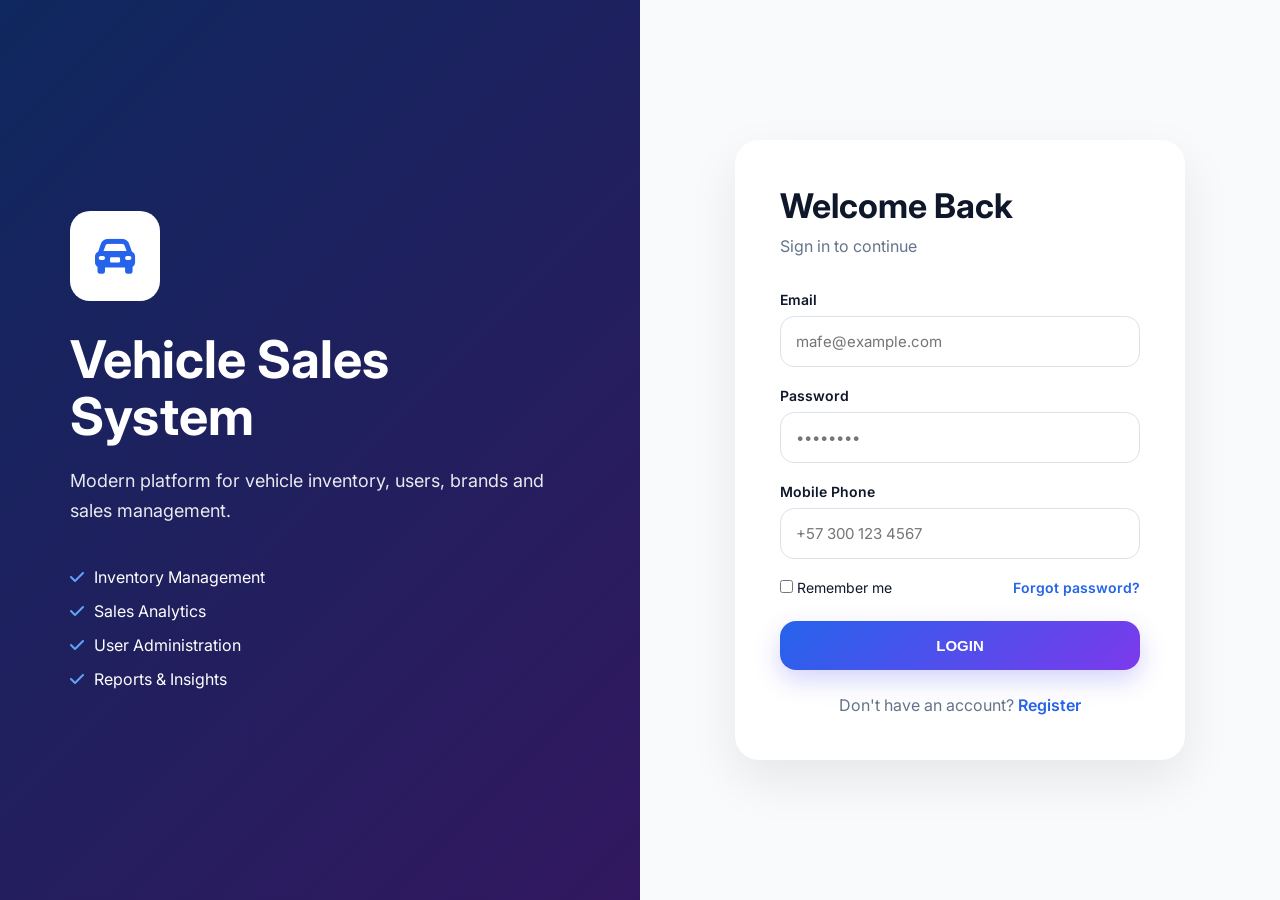
<file: frontend/index.html>
<!DOCTYPE html>
<html lang="en">
<head>
  <meta charset="UTF-8" />
  <meta name="viewport" content="width=device-width, initial-scale=1.0"/>
  <title>Login | Vehicle Sales System</title>
  <link rel="stylesheet" href="css/styles.css">
  <link rel="preconnect" href="https://fonts.googleapis.com">
  <link href="https://fonts.googleapis.com/css2?family=Inter:wght@300;400;500;600;700&display=swap" rel="stylesheet">
  <link rel="stylesheet" href="https://cdnjs.cloudflare.com/ajax/libs/font-awesome/6.5.1/css/all.min.css"/>
</head>
<body class="auth-body">

<div class="auth-container">

  <div class="auth-left">
    <div class="overlay"></div>
    <div class="brand-content">
      <div class="brand-logo">
        <i class="fa-solid fa-car-rear"></i>
      </div>
      <h1>Vehicle Sales System</h1>
      <p>Modern platform for vehicle inventory, users, brands and sales management.</p>
      <div class="feature-list">
        <div><i class="fa-solid fa-check"></i> Inventory Management</div>
        <div><i class="fa-solid fa-check"></i> Sales Analytics</div>
        <div><i class="fa-solid fa-check"></i> User Administration</div>
        <div><i class="fa-solid fa-check"></i> Reports & Insights</div>
      </div>
    </div>
  </div>

  <div class="auth-right">
    <div class="auth-card">
      <div class="auth-header">
        <h2>Welcome Back</h2>
        <p>Sign in to continue</p>
      </div>

      <form id="loginForm">
        <div class="input-group">
          <label>Email</label>
          <input type="email" placeholder="mafe@example.com">
        </div>
        <div class="input-group">
          <label>Password</label>
          <input type="password" placeholder="••••••••">
        </div>
        <div class="input-group">
          <label>Mobile Phone</label>
          <input type="tel" placeholder="+57 300 123 4567">
        </div>
        <div class="auth-options">
          <label>
            <input type="checkbox">
            Remember me
          </label>
          <a href="#">Forgot password?</a>
        </div>
        <button class="primary-btn" type="submit">LOGIN</button>
      </form>

      <div class="auth-footer">
        Don't have an account?
        <a href="register.html">Register</a>
      </div>
    </div>
  </div>

</div>

<script src="js/main.js"></script>
</body>
</html>
</file>
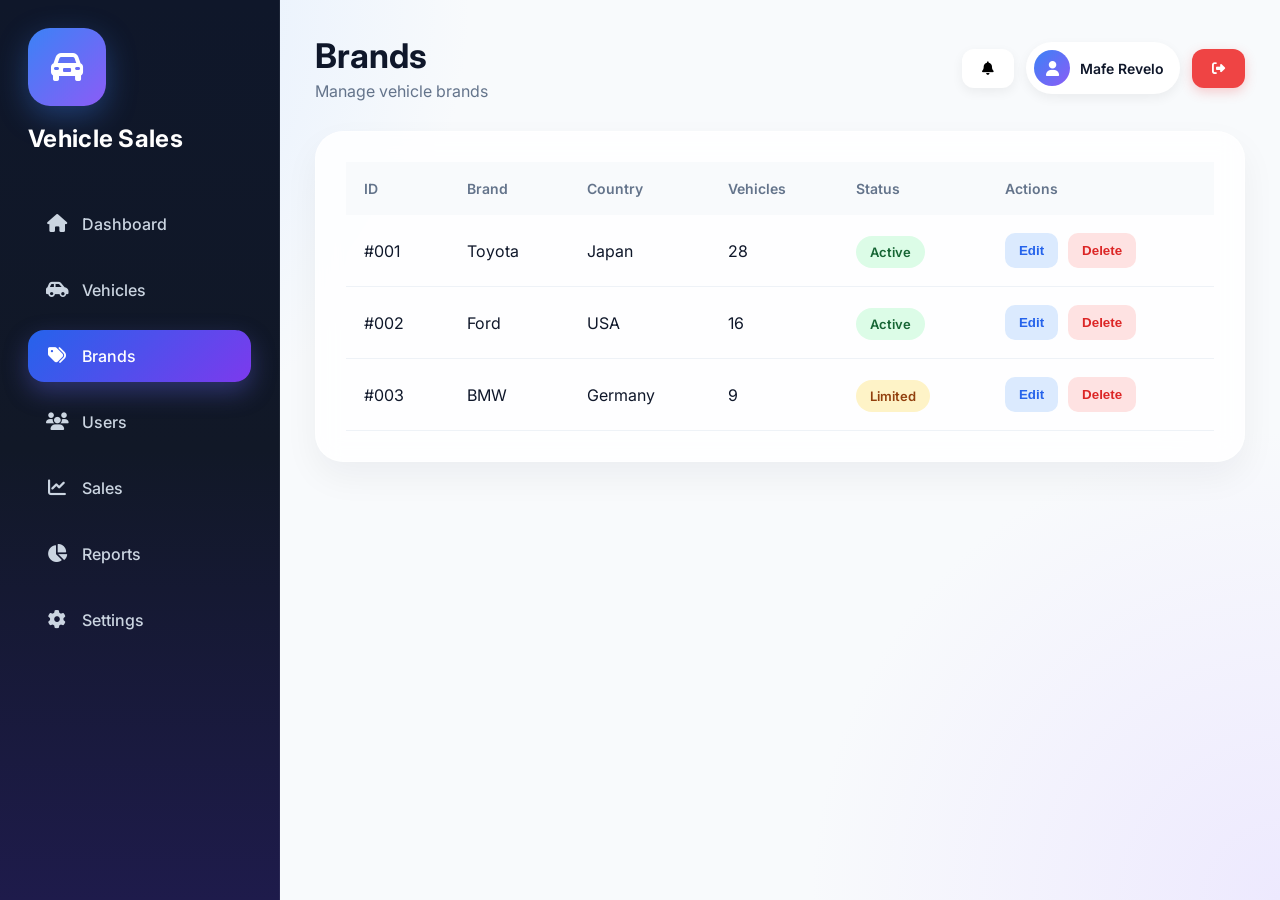
<file: frontend/brands.html>
<!DOCTYPE html>
<html lang="en">
<head>
<meta charset="UTF-8">
<meta name="viewport" content="width=device-width, initial-scale=1.0">
<title>Brands</title>
<link rel="stylesheet" href="css/styles.css">
<link rel="preconnect" href="https://fonts.googleapis.com">
<link href="https://fonts.googleapis.com/css2?family=Inter:wght@300;400;500;600;700&display=swap" rel="stylesheet">
<link rel="stylesheet" href="https://cdnjs.cloudflare.com/ajax/libs/font-awesome/6.5.1/css/all.min.css"/>
</head>
<body>

<div class="dashboard-layout">

  <aside class="sidebar">
    <div class="sidebar-top">
        <div class="logo-box"><i class="fa-solid fa-car-rear"></i></div>
        <h2>Vehicle Sales</h2>
    </div>
    <nav class="sidebar-menu">
        <a class="menu-item" href="dashboard.html">
        <i class="fa-solid fa-house"></i><span>Dashboard</span>
        </a>
        <a class="menu-item" href="vehicles.html">
        <i class="fa-solid fa-car-side"></i><span>Vehicles</span>
        </a>
        <a class="menu-item active" href="brands.html">
        <i class="fa-solid fa-tags"></i><span>Brands</span>
        </a>
        <a class="menu-item" href="users.html">
        <i class="fa-solid fa-users"></i><span>Users</span>
        </a>
        <a class="menu-item" href="sales.html">
        <i class="fa-solid fa-chart-line"></i><span>Sales</span>
        </a>
        <a class="menu-item" href="reports.html">
        <i class="fa-solid fa-chart-pie"></i><span>Reports</span>
        </a>
        <a class="menu-item" href="settings.html">
        <i class="fa-solid fa-gear"></i><span>Settings</span>
        </a>
    </nav>
    </aside>

  <main class="main-area">

    <div class="topbar">
        <div>
            <h1>Brands</h1>
            <p>Manage vehicle brands</p>
        </div>
        <div class="topbar-actions">
            <button class="secondary-btn"><i class="fa-solid fa-bell"></i></button>
            <div class="user-profile" onclick="window.location.href='settings.html'">
            <div class="user-avatar"><i class="fa-solid fa-user"></i></div>
            <div class="user-info">
                <span class="user-name">Mafe Revelo</span>
            </div>
            </div>
            <button class="danger-btn" onclick="logout()"><i class="fa-solid fa-right-from-bracket"></i></button>
        </div>
    </div>

    <div class="table-card">
      <div class="table-wrapper">
        <table>
          <thead>
            <tr>
              <th>ID</th>
              <th>Brand</th>
              <th>Country</th>
              <th>Vehicles</th>
              <th>Status</th>
              <th>Actions</th>
            </tr>
          </thead>
          <tbody>
            <tr>
              <td>#001</td>
              <td>Toyota</td>
              <td>Japan</td>
              <td>28</td>
              <td><span class="badge success">Active</span></td>
              <td>
                <div class="action-buttons">
                  <button class="edit-btn">Edit</button>
                  <button class="delete-btn">Delete</button>
                </div>
              </td>
            </tr>
            <tr>
              <td>#002</td>
              <td>Ford</td>
              <td>USA</td>
              <td>16</td>
              <td><span class="badge success">Active</span></td>
              <td>
                <div class="action-buttons">
                  <button class="edit-btn">Edit</button>
                  <button class="delete-btn">Delete</button>
                </div>
              </td>
            </tr>
            <tr>
              <td>#003</td>
              <td>BMW</td>
              <td>Germany</td>
              <td>9</td>
              <td><span class="badge warning">Limited</span></td>
              <td>
                <div class="action-buttons">
                  <button class="edit-btn">Edit</button>
                  <button class="delete-btn">Delete</button>
                </div>
              </td>
            </tr>
          </tbody>
        </table>
      </div>
    </div>

  </main>
</div>

</body>
</html>
</file>
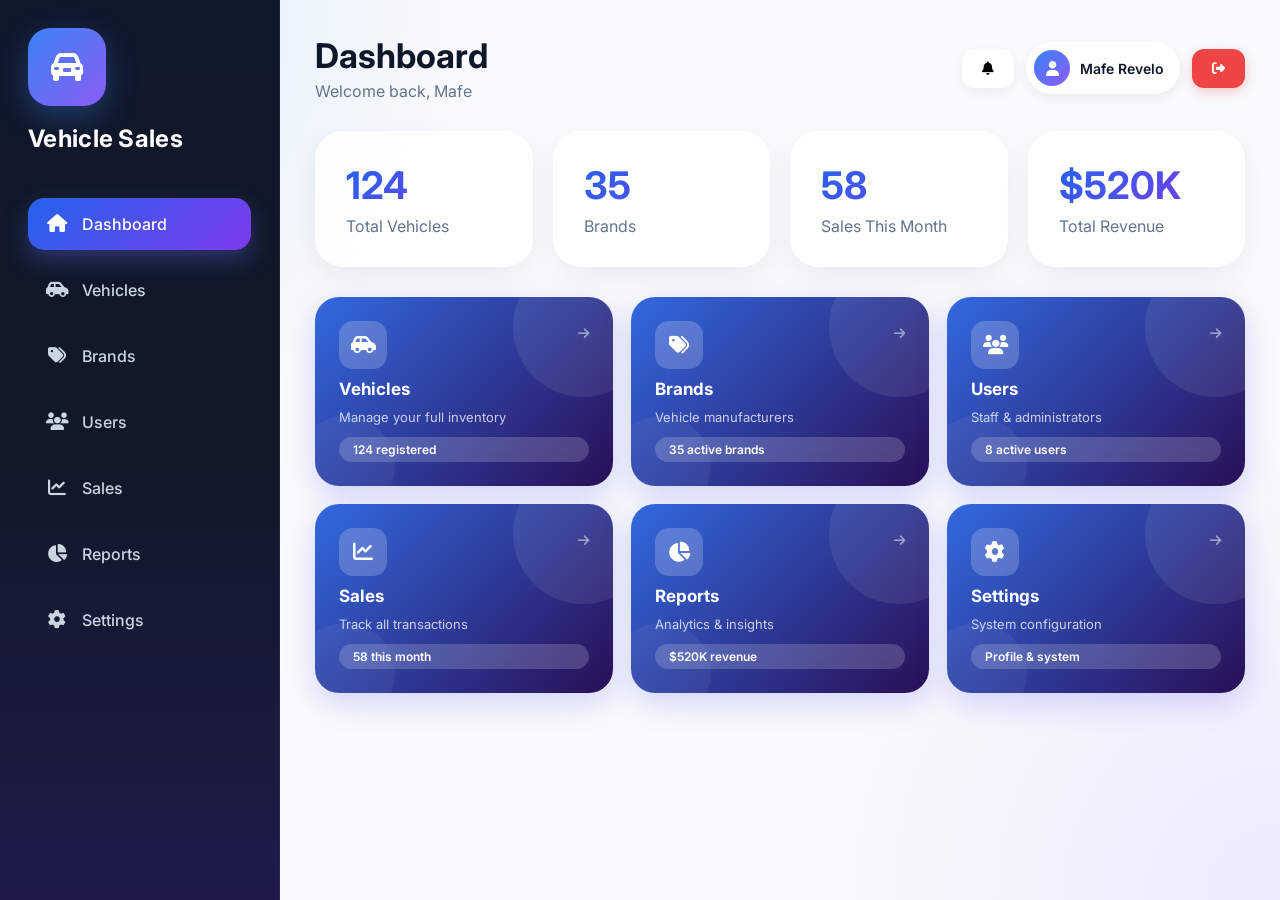
<file: frontend/dashboard.html>
<!DOCTYPE html>
<html lang="en">
<head>
<meta charset="UTF-8">
<meta name="viewport" content="width=device-width, initial-scale=1.0">
<title>Dashboard</title>
<link rel="stylesheet" href="css/styles.css">
<link rel="preconnect" href="https://fonts.googleapis.com">
<link href="https://fonts.googleapis.com/css2?family=Inter:wght@300;400;500;600;700&display=swap" rel="stylesheet">
<link rel="stylesheet" href="https://cdnjs.cloudflare.com/ajax/libs/font-awesome/6.5.1/css/all.min.css"/>
</head>
<body>
<div class="dashboard-layout">
  <aside class="sidebar">
    <div class="sidebar-top">
      <div class="logo-box"><i class="fa-solid fa-car-rear"></i></div>
      <h2>Vehicle Sales</h2>
    </div>
    <nav class="sidebar-menu">
      <a class="menu-item active" href="dashboard.html"><i class="fa-solid fa-house"></i><span>Dashboard</span></a>
      <a class="menu-item" href="vehicles.html"><i class="fa-solid fa-car-side"></i><span>Vehicles</span></a>
      <a class="menu-item" href="brands.html"><i class="fa-solid fa-tags"></i><span>Brands</span></a>
      <a class="menu-item" href="users.html"><i class="fa-solid fa-users"></i><span>Users</span></a>
      <a class="menu-item" href="sales.html"><i class="fa-solid fa-chart-line"></i><span>Sales</span></a>
      <a class="menu-item" href="reports.html"><i class="fa-solid fa-chart-pie"></i><span>Reports</span></a>
      <a class="menu-item" href="settings.html"><i class="fa-solid fa-gear"></i><span>Settings</span></a>
    </nav>
  </aside>
  <main class="main-area">
    <div class="topbar">
      <div><h1>Dashboard</h1><p>Welcome back, Mafe</p></div>
      <div class="topbar-actions">
        <button class="secondary-btn"><i class="fa-solid fa-bell"></i></button>
        <div class="user-profile" onclick="window.location.href='settings.html'">
          <div class="user-avatar"><i class="fa-solid fa-user"></i></div>
          <span class="user-name">Mafe Revelo</span>
        </div>
        <button class="danger-btn" onclick="logout()"><i class="fa-solid fa-right-from-bracket"></i></button>
      </div>
    </div>

    <div class="stats-grid">
      <div class="stat-card"><h3>124</h3><p>Total Vehicles</p></div>
      <div class="stat-card"><h3>35</h3><p>Brands</p></div>
      <div class="stat-card"><h3>58</h3><p>Sales This Month</p></div>
      <div class="stat-card"><h3>$520K</h3><p>Total Revenue</p></div>
    </div>

    <div class="shortcuts-grid">
      <a class="shortcut-card" href="vehicles.html">
        <div class="sc-top">
          <div class="sc-icon"><i class="fa-solid fa-car-side"></i></div>
          <i class="fa-solid fa-arrow-right sc-arrow"></i>
        </div>
        <span class="sc-title">Vehicles</span>
        <p class="sc-desc">Manage your full inventory</p>
        <div class="sc-footer">124 registered</div>
      </a>
      <a class="shortcut-card" href="brands.html">
        <div class="sc-top">
          <div class="sc-icon"><i class="fa-solid fa-tags"></i></div>
          <i class="fa-solid fa-arrow-right sc-arrow"></i>
        </div>
        <span class="sc-title">Brands</span>
        <p class="sc-desc">Vehicle manufacturers</p>
        <div class="sc-footer">35 active brands</div>
      </a>
      <a class="shortcut-card" href="users.html">
        <div class="sc-top">
          <div class="sc-icon"><i class="fa-solid fa-users"></i></div>
          <i class="fa-solid fa-arrow-right sc-arrow"></i>
        </div>
        <span class="sc-title">Users</span>
        <p class="sc-desc">Staff & administrators</p>
        <div class="sc-footer">8 active users</div>
      </a>
      <a class="shortcut-card" href="sales.html">
        <div class="sc-top">
          <div class="sc-icon"><i class="fa-solid fa-chart-line"></i></div>
          <i class="fa-solid fa-arrow-right sc-arrow"></i>
        </div>
        <span class="sc-title">Sales</span>
        <p class="sc-desc">Track all transactions</p>
        <div class="sc-footer">58 this month</div>
      </a>
      <a class="shortcut-card" href="reports.html">
        <div class="sc-top">
          <div class="sc-icon"><i class="fa-solid fa-chart-pie"></i></div>
          <i class="fa-solid fa-arrow-right sc-arrow"></i>
        </div>
        <span class="sc-title">Reports</span>
        <p class="sc-desc">Analytics & insights</p>
        <div class="sc-footer">$520K revenue</div>
      </a>
      <a class="shortcut-card" href="settings.html">
        <div class="sc-top">
          <div class="sc-icon"><i class="fa-solid fa-gear"></i></div>
          <i class="fa-solid fa-arrow-right sc-arrow"></i>
        </div>
        <span class="sc-title">Settings</span>
        <p class="sc-desc">System configuration</p>
        <div class="sc-footer">Profile & system</div>
      </a>
    </div>
  </main>
</div>
<script src="js/main.js"></script>
</body>
</html>
</file>
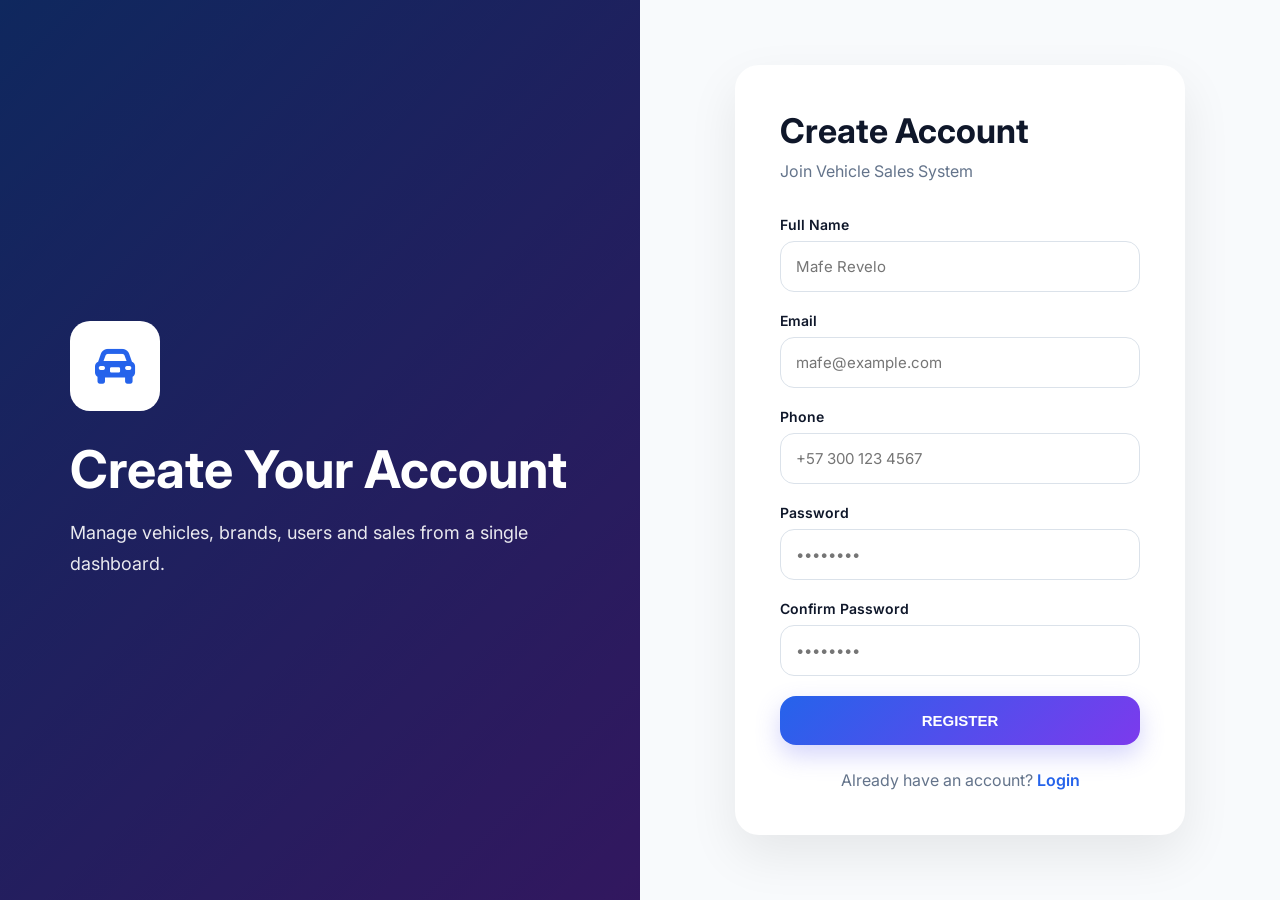
<file: frontend/register.html>
<!DOCTYPE html>
<html lang="en">
<head>
  <meta charset="UTF-8">
  <meta name="viewport" content="width=device-width, initial-scale=1.0"/>
  <title>Register</title>
  <link rel="stylesheet" href="css/styles.css">
  <link rel="preconnect" href="https://fonts.googleapis.com">
  <link href="https://fonts.googleapis.com/css2?family=Inter:wght@300;400;500;600;700&display=swap" rel="stylesheet">
  <link rel="stylesheet" href="https://cdnjs.cloudflare.com/ajax/libs/font-awesome/6.5.1/css/all.min.css"/>
</head>
<body class="auth-body">

<div class="auth-container">

  <div class="auth-left">
    <div class="overlay"></div>
    <div class="brand-content">
      <div class="brand-logo">
        <i class="fa-solid fa-car-rear"></i>
      </div>
      <h1>Create Your Account</h1>
      <p>Manage vehicles, brands, users and sales from a single dashboard.</p>
    </div>
  </div>

  <div class="auth-right">
    <div class="auth-card">
      <div class="auth-header">
        <h2>Create Account</h2>
        <p>Join Vehicle Sales System</p>
      </div>

      <form id="registerForm">
        <div class="input-group">
          <label>Full Name</label>
          <input type="text" placeholder="Mafe Revelo">
        </div>
        <div class="input-group">
          <label>Email</label>
          <input type="email" placeholder="mafe@example.com">
        </div>
        <div class="input-group">
          <label>Phone</label>
          <input type="tel" placeholder="+57 300 123 4567">
        </div>
        <div class="input-group">
          <label>Password</label>
          <input type="password" placeholder="••••••••">
        </div>
        <div class="input-group">
          <label>Confirm Password</label>
          <input type="password" placeholder="••••••••">
        </div>
        <button class="primary-btn" type="submit">REGISTER</button>
      </form>

      <div class="auth-footer">
        Already have an account?
        <a href="index.html">Login</a>
      </div>
    </div>
  </div>

</div>

<script src="js/main.js"></script>
</body>
</html>
</file>
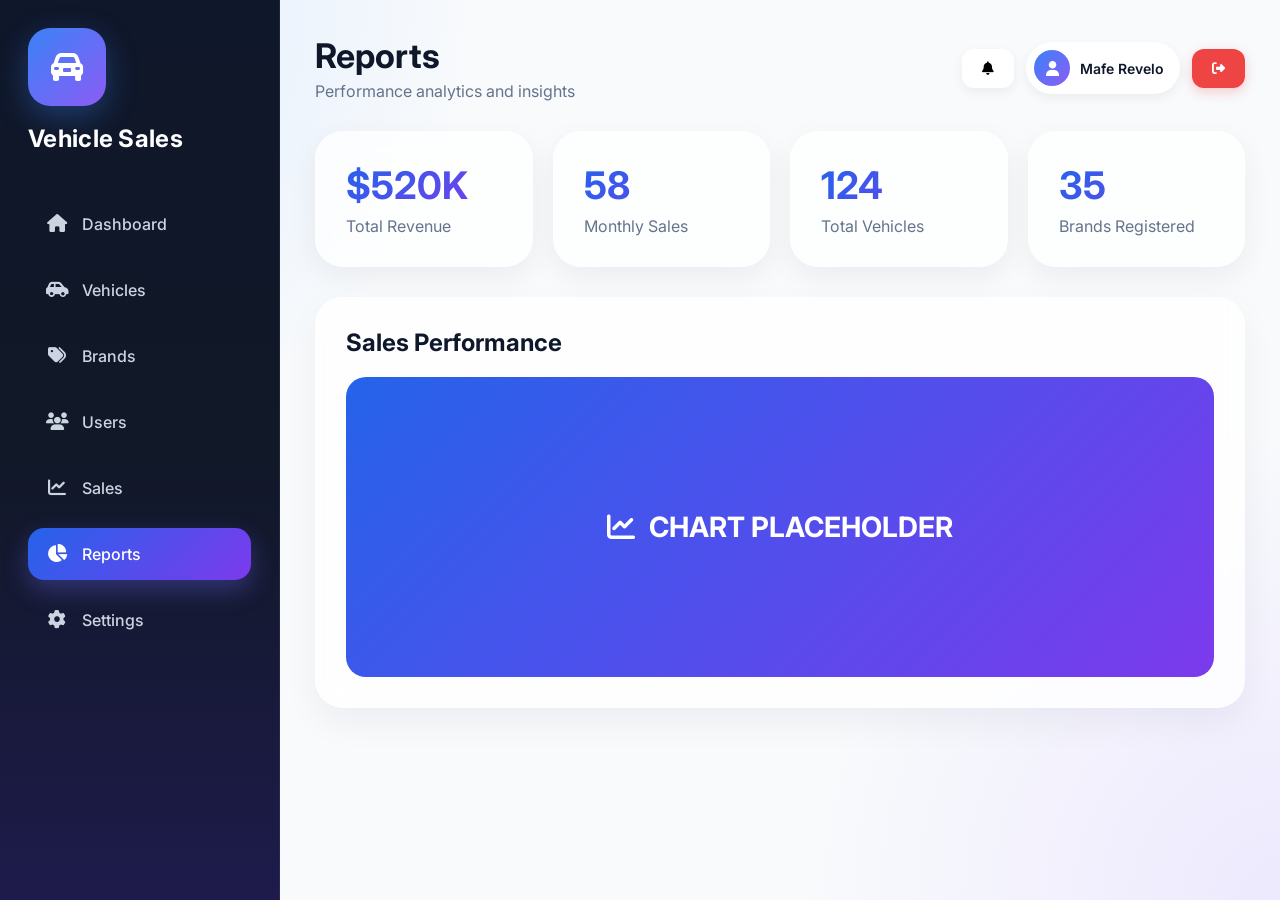
<file: frontend/reports.html>
<!DOCTYPE html>
<html lang="en">
<head>
<meta charset="UTF-8">
<meta name="viewport" content="width=device-width, initial-scale=1.0">
<title>Reports</title>
<link rel="stylesheet" href="css/styles.css">
<link rel="preconnect" href="https://fonts.googleapis.com">
<link href="https://fonts.googleapis.com/css2?family=Inter:wght@300;400;500;600;700&display=swap" rel="stylesheet">
<link rel="stylesheet" href="https://cdnjs.cloudflare.com/ajax/libs/font-awesome/6.5.1/css/all.min.css"/>
</head>
<body>

<div class="dashboard-layout">

  <aside class="sidebar">
    <div class="sidebar-top">
        <div class="logo-box"><i class="fa-solid fa-car-rear"></i></div>
        <h2>Vehicle Sales</h2>
    </div>
    <nav class="sidebar-menu">
        <a class="menu-item" href="dashboard.html">
        <i class="fa-solid fa-house"></i><span>Dashboard</span>
        </a>
        <a class="menu-item" href="vehicles.html">
        <i class="fa-solid fa-car-side"></i><span>Vehicles</span>
        </a>
        <a class="menu-item" href="brands.html">
        <i class="fa-solid fa-tags"></i><span>Brands</span>
        </a>
        <a class="menu-item" href="users.html">
        <i class="fa-solid fa-users"></i><span>Users</span>
        </a>
        <a class="menu-item" href="sales.html">
        <i class="fa-solid fa-chart-line"></i><span>Sales</span>
        </a>
        <a class="menu-item active" href="reports.html">
        <i class="fa-solid fa-chart-pie"></i><span>Reports</span>
        </a>
        <a class="menu-item" href="settings.html">
        <i class="fa-solid fa-gear"></i><span>Settings</span>
        </a>
    </nav>
    </aside>

  <main class="main-area">

   <div class="topbar">
        <div>
            <h1>Reports</h1>
            <p>Performance analytics and insights</p>
        </div>
        <div class="topbar-actions">
            <button class="secondary-btn"><i class="fa-solid fa-bell"></i></button>
            <div class="user-profile" onclick="window.location.href='settings.html'">
            <div class="user-avatar"><i class="fa-solid fa-user"></i></div>
            <div class="user-info">
                <span class="user-name">Mafe Revelo</span>
            </div>
            </div>
            <button class="danger-btn" onclick="logout()"><i class="fa-solid fa-right-from-bracket"></i></button>
        </div>
    </div>

    <div class="stats-grid">
      <div class="stat-card">
        <h3>$520K</h3>
        <p>Total Revenue</p>
      </div>
      <div class="stat-card">
        <h3>58</h3>
        <p>Monthly Sales</p>
      </div>
      <div class="stat-card">
        <h3>124</h3>
        <p>Total Vehicles</p>
      </div>
      <div class="stat-card">
        <h3>35</h3>
        <p>Brands Registered</p>
      </div>
    </div>

    <div class="table-card">
      <h2 style="margin-bottom:20px;">Sales Performance</h2>
      <div style="
        height:300px;
        border-radius:20px;
        background:linear-gradient(135deg,#2563eb,#7c3aed);
        display:flex;
        align-items:center;
        justify-content:center;
        color:white;
        font-size:28px;
        font-weight:700;
      ">
        <i class="fa-solid fa-chart-line" style="margin-right:14px;"></i> CHART PLACEHOLDER
      </div>
    </div>

  </main>
</div>

</body>
</html>
</file>
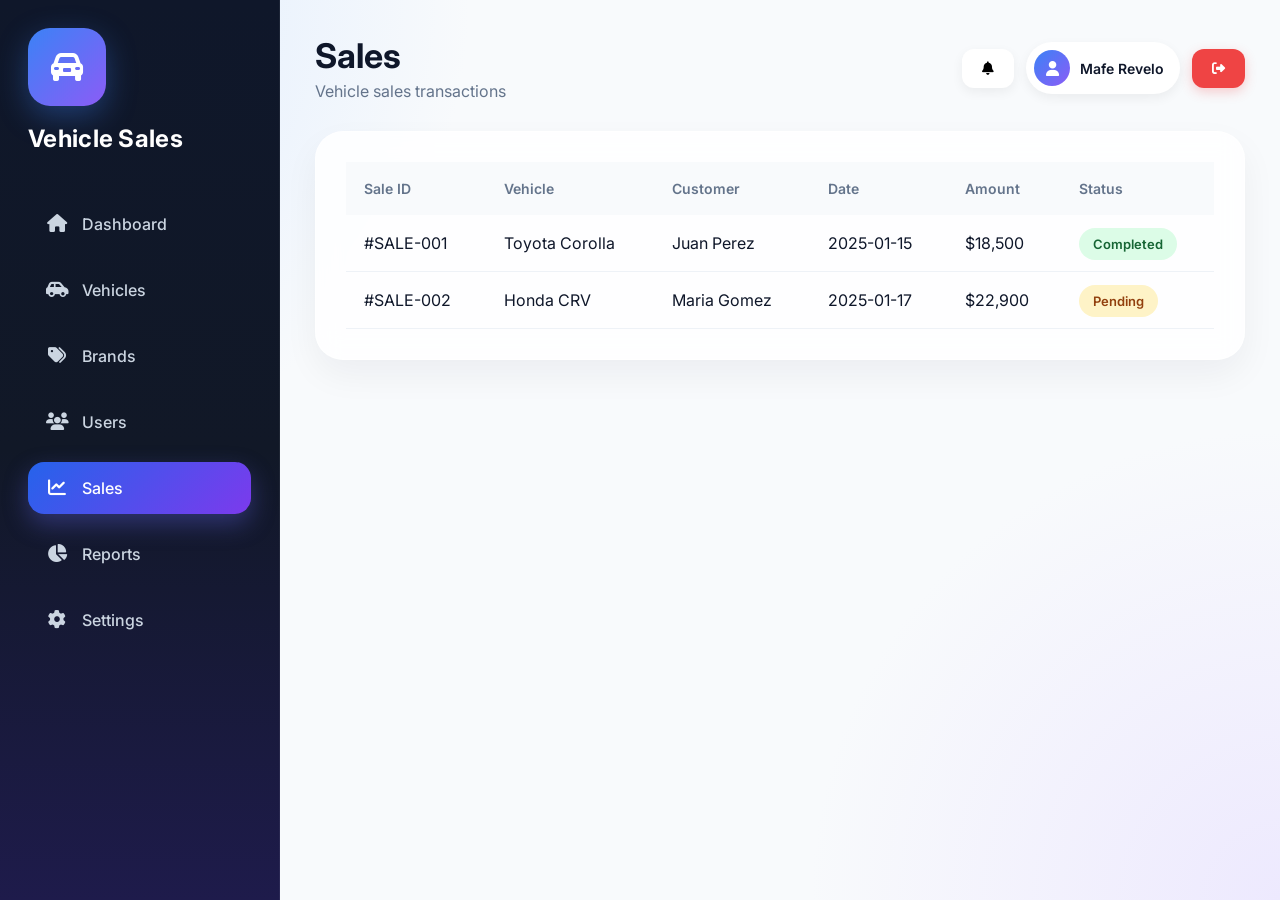
<file: frontend/sales.html>
<!DOCTYPE html>
<html lang="en">
<head>
<meta charset="UTF-8">
<meta name="viewport" content="width=device-width, initial-scale=1.0">
<title>Sales</title>
<link rel="stylesheet" href="css/styles.css">
<link rel="preconnect" href="https://fonts.googleapis.com">
<link href="https://fonts.googleapis.com/css2?family=Inter:wght@300;400;500;600;700&display=swap" rel="stylesheet">
<link rel="stylesheet" href="https://cdnjs.cloudflare.com/ajax/libs/font-awesome/6.5.1/css/all.min.css"/>
</head>
<body>

<div class="dashboard-layout">

  <aside class="sidebar">
    <div class="sidebar-top">
        <div class="logo-box"><i class="fa-solid fa-car-rear"></i></div>
        <h2>Vehicle Sales</h2>
    </div>
    <nav class="sidebar-menu">
        <a class="menu-item" href="dashboard.html">
        <i class="fa-solid fa-house"></i><span>Dashboard</span>
        </a>
        <a class="menu-item" href="vehicles.html">
        <i class="fa-solid fa-car-side"></i><span>Vehicles</span>
        </a>
        <a class="menu-item" href="brands.html">
        <i class="fa-solid fa-tags"></i><span>Brands</span>
        </a>
        <a class="menu-item" href="users.html">
        <i class="fa-solid fa-users"></i><span>Users</span>
        </a>
        <a class="menu-item active" href="sales.html">
        <i class="fa-solid fa-chart-line"></i><span>Sales</span>
        </a>
        <a class="menu-item" href="reports.html">
        <i class="fa-solid fa-chart-pie"></i><span>Reports</span>
        </a>
        <a class="menu-item" href="settings.html">
        <i class="fa-solid fa-gear"></i><span>Settings</span>
        </a>
    </nav>
    </aside>

  <main class="main-area">

    <div class="topbar">
        <div>
            <h1>Sales</h1>
            <p>Vehicle sales transactions</p>
        </div>
        <div class="topbar-actions">
            <button class="secondary-btn"><i class="fa-solid fa-bell"></i></button>
            <div class="user-profile" onclick="window.location.href='settings.html'">
            <div class="user-avatar"><i class="fa-solid fa-user"></i></div>
            <div class="user-info">
                <span class="user-name">Mafe Revelo</span>
            </div>
            </div>
            <button class="danger-btn" onclick="logout()"><i class="fa-solid fa-right-from-bracket"></i></button>
        </div>
    </div>

    <div class="table-card">
      <table>
        <thead>
          <tr>
            <th>Sale ID</th>
            <th>Vehicle</th>
            <th>Customer</th>
            <th>Date</th>
            <th>Amount</th>
            <th>Status</th>
          </tr>
        </thead>
        <tbody>
          <tr>
            <td>#SALE-001</td>
            <td>Toyota Corolla</td>
            <td>Juan Perez</td>
            <td>2025-01-15</td>
            <td>$18,500</td>
            <td><span class="badge success">Completed</span></td>
          </tr>
          <tr>
            <td>#SALE-002</td>
            <td>Honda CRV</td>
            <td>Maria Gomez</td>
            <td>2025-01-17</td>
            <td>$22,900</td>
            <td><span class="badge warning">Pending</span></td>
          </tr>
        </tbody>
      </table>
    </div>

  </main>
</div>

</body>
</html>
</file>
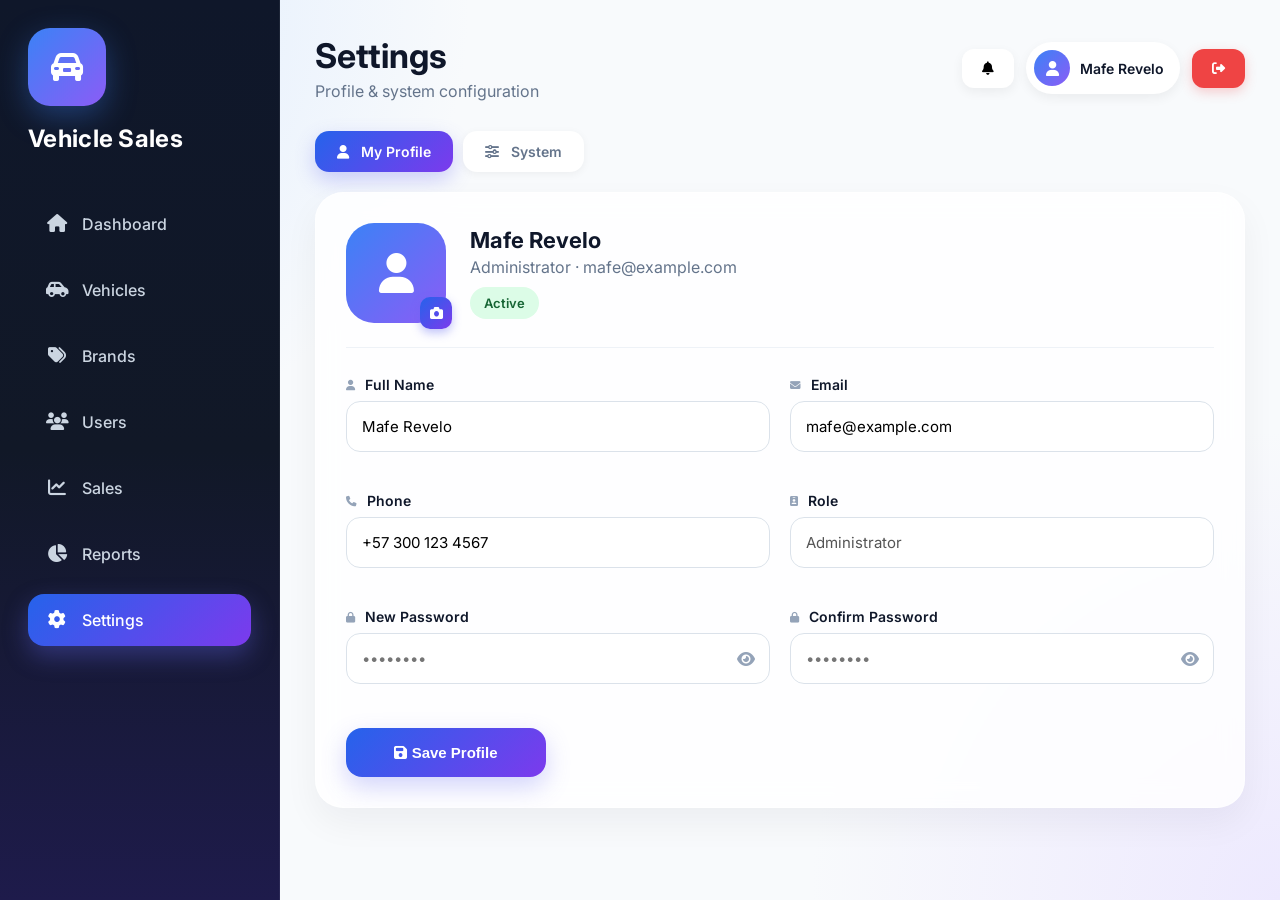
<file: frontend/settings.html>
<!DOCTYPE html>
<html lang="en">
<head>
<meta charset="UTF-8">
<meta name="viewport" content="width=device-width, initial-scale=1.0">
<title>Settings</title>
<link rel="stylesheet" href="css/styles.css">
<link rel="preconnect" href="https://fonts.googleapis.com">
<link href="https://fonts.googleapis.com/css2?family=Inter:wght@300;400;500;600;700&display=swap" rel="stylesheet">
<link rel="stylesheet" href="https://cdnjs.cloudflare.com/ajax/libs/font-awesome/6.5.1/css/all.min.css"/>
</head>
<body>
<div class="dashboard-layout">
  <aside class="sidebar">
    <div class="sidebar-top">
      <div class="logo-box"><i class="fa-solid fa-car-rear"></i></div>
      <h2>Vehicle Sales</h2>
    </div>
    <nav class="sidebar-menu">
      <a class="menu-item" href="dashboard.html"><i class="fa-solid fa-house"></i><span>Dashboard</span></a>
      <a class="menu-item" href="vehicles.html"><i class="fa-solid fa-car-side"></i><span>Vehicles</span></a>
      <a class="menu-item" href="brands.html"><i class="fa-solid fa-tags"></i><span>Brands</span></a>
      <a class="menu-item" href="users.html"><i class="fa-solid fa-users"></i><span>Users</span></a>
      <a class="menu-item" href="sales.html"><i class="fa-solid fa-chart-line"></i><span>Sales</span></a>
      <a class="menu-item" href="reports.html"><i class="fa-solid fa-chart-pie"></i><span>Reports</span></a>
      <a class="menu-item active" href="settings.html"><i class="fa-solid fa-gear"></i><span>Settings</span></a>
    </nav>
  </aside>
  <main class="main-area">
    <div class="topbar">
      <div><h1>Settings</h1><p>Profile & system configuration</p></div>
      <div class="topbar-actions">
        <button class="secondary-btn"><i class="fa-solid fa-bell"></i></button>
        <div class="user-profile" onclick="window.location.href='settings.html'">
          <div class="user-avatar"><i class="fa-solid fa-user"></i></div>
          <div class="user-info">
            <span class="user-name">Mafe Revelo</span>
          </div>
        </div>
        <button class="danger-btn" onclick="logout()"><i class="fa-solid fa-right-from-bracket"></i></button>
      </div>
    </div>

    <div class="tabs">
      <button class="tab-btn active" onclick="switchTab('profile',this)">
        <i class="fa-solid fa-user"></i> My Profile
      </button>
      <button class="tab-btn" onclick="switchTab('system',this)">
        <i class="fa-solid fa-sliders"></i> System
      </button>
    </div>

    <div id="tab-profile" class="table-card">
      <div class="profile-header">
        <div class="profile-avatar-wrap">
          <div class="profile-avatar-big" id="avatarPreview">
            <i class="fa-solid fa-user"></i>
          </div>
          <label class="avatar-upload-btn" for="avatarInput">
            <i class="fa-solid fa-camera"></i>
          </label>
          <input type="file" id="avatarInput" accept="image/*" style="display:none" onchange="previewAvatar(event)">
        </div>
        <div>
          <h2 style="font-size:22px;font-weight:700">Mafe Revelo</h2>
          <p style="color:#64748b;margin-top:4px">Administrator · mafe@example.com</p>
          <span class="badge success" style="margin-top:10px;display:inline-block">Active</span>
        </div>
      </div>

      <div class="settings-grid" style="margin-top:28px">
        <div class="input-group">
          <label><i class="fa-solid fa-user fa-xs"></i> Full Name</label>
          <input type="text" value="Mafe Revelo">
        </div>
        <div class="input-group">
          <label><i class="fa-solid fa-envelope fa-xs"></i> Email</label>
          <input type="email" value="mafe@example.com">
        </div>
        <div class="input-group">
          <label><i class="fa-solid fa-phone fa-xs"></i> Phone</label>
          <input type="tel" value="+57 300 123 4567">
        </div>
        <div class="input-group">
          <label><i class="fa-solid fa-id-badge fa-xs"></i> Role</label>
          <input type="text" value="Administrator" disabled>
        </div>
        <div class="input-group">
          <label><i class="fa-solid fa-lock fa-xs"></i> New Password</label>
          <div class="input-icon-wrap">
            <input type="password" id="newPass" placeholder="••••••••">
            <i class="fa-solid fa-eye toggle-pass" onclick="togglePass('newPass',this)"></i>
          </div>
        </div>
        <div class="input-group">
          <label><i class="fa-solid fa-lock fa-xs"></i> Confirm Password</label>
          <div class="input-icon-wrap">
            <input type="password" id="confPass" placeholder="••••••••">
            <i class="fa-solid fa-eye toggle-pass" onclick="togglePass('confPass',this)"></i>
          </div>
        </div>
      </div>
      <button class="primary-btn" style="margin-top:24px;max-width:200px">
        <i class="fa-solid fa-floppy-disk"></i> Save Profile
      </button>
    </div>

    <div id="tab-system" class="table-card" style="display:none">
      <div class="settings-grid">
        <div class="input-group">
          <label>Company Name</label>
          <input type="text" value="Vehicle Sales System">
        </div>
        <div class="input-group">
          <label>Admin Email</label>
          <input type="email" value="admin@vehiclesales.com">
        </div>
        <div class="input-group">
          <label>Currency</label>
          <select><option>USD ($)</option><option>EUR (€)</option><option selected>COP ($)</option></select>
        </div>
        <div class="input-group">
          <label>Language</label>
          <select><option>English</option><option>Spanish</option></select>
        </div>
      </div>
      <button class="primary-btn" style="margin-top:24px;max-width:200px">
        <i class="fa-solid fa-floppy-disk"></i> Save Settings
      </button>
    </div>

  </main>
</div>
<script src="js/main.js"></script>
</body>
</html>
</file>
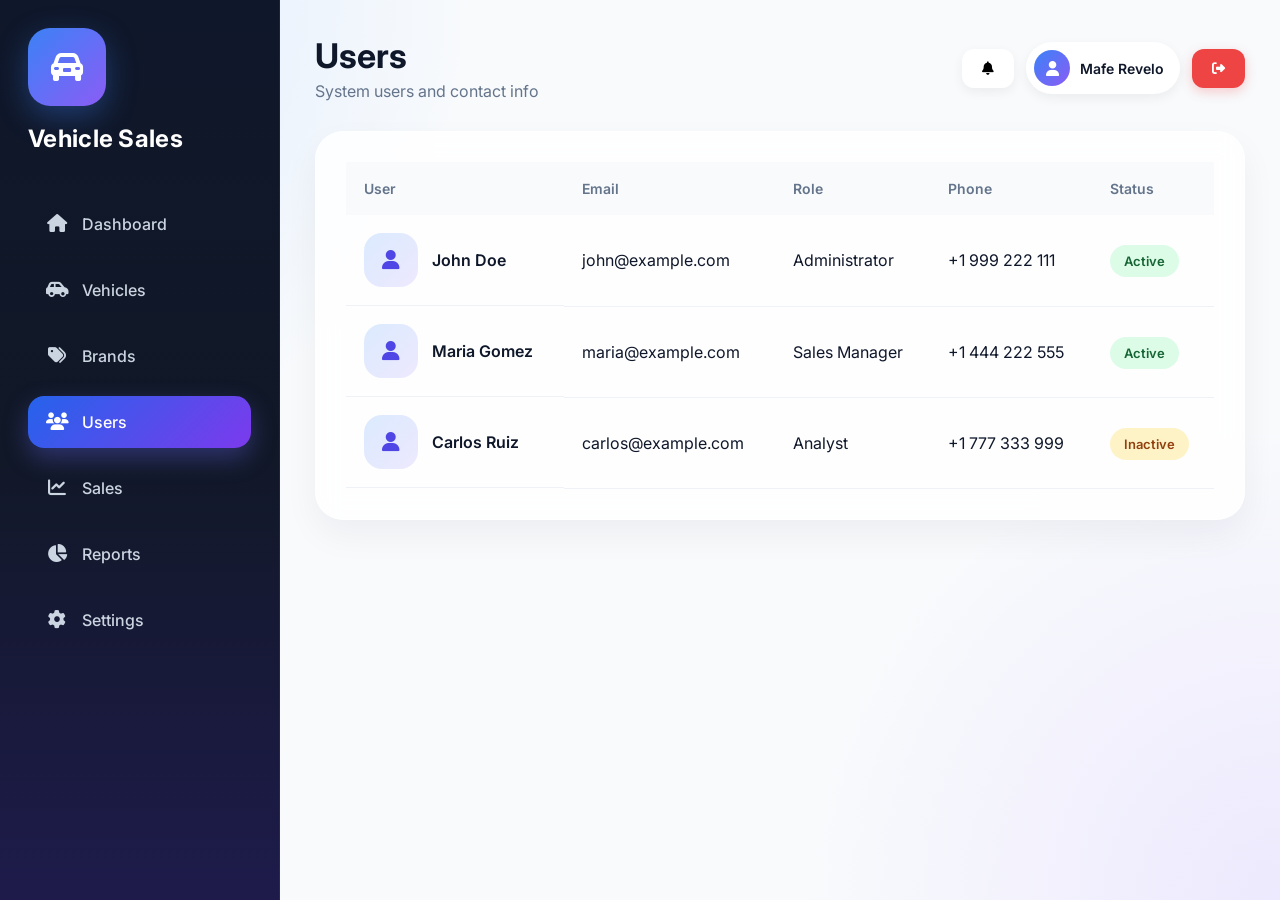
<file: frontend/users.html>
<!DOCTYPE html>
<html lang="en">
<head>
<meta charset="UTF-8">
<meta name="viewport" content="width=device-width, initial-scale=1.0">
<title>Users – Vehicle Sales</title>
<link rel="stylesheet" href="css/styles.css">
<link rel="preconnect" href="https://fonts.googleapis.com">
<link href="https://fonts.googleapis.com/css2?family=Inter:wght@300;400;500;600;700&display=swap" rel="stylesheet">
<link rel="stylesheet" href="https://cdnjs.cloudflare.com/ajax/libs/font-awesome/6.5.1/css/all.min.css"/>
</head>
<body>

<div class="dashboard-layout">

  <aside class="sidebar">
    <div class="sidebar-top">
      <div class="logo-box"><i class="fa-solid fa-car-rear"></i></div>
      <h2>Vehicle Sales</h2>
    </div>
    <nav class="sidebar-menu">
      <a class="menu-item" href="dashboard.html"><i class="fa-solid fa-house"></i><span>Dashboard</span></a>
      <a class="menu-item" href="vehicles.html"><i class="fa-solid fa-car-side"></i><span>Vehicles</span></a>
      <a class="menu-item" href="brands.html"><i class="fa-solid fa-tags"></i><span>Brands</span></a>
      <a class="menu-item active" href="users.html"><i class="fa-solid fa-users"></i><span>Users</span></a>
      <a class="menu-item" href="sales.html"><i class="fa-solid fa-chart-line"></i><span>Sales</span></a>
      <a class="menu-item" href="reports.html"><i class="fa-solid fa-chart-pie"></i><span>Reports</span></a>
      <a class="menu-item" href="settings.html"><i class="fa-solid fa-gear"></i><span>Settings</span></a>
    </nav>
  </aside>

  <main class="main-area">

    <div class="topbar">
      <div>
        <h1>Users</h1>
        <p>System users and contact info</p>
      </div>
      <div class="topbar-actions">
        <button class="secondary-btn"><i class="fa-solid fa-bell"></i></button>
        <div class="user-profile" onclick="window.location.href='settings.html'">
          <div class="user-avatar"><i class="fa-solid fa-user"></i></div>
          <span class="user-name">Mafe Revelo</span>
        </div>
        <button class="danger-btn" onclick="window.location.href='index.html'"><i class="fa-solid fa-right-from-bracket"></i></button>
      </div>
    </div>

    <div class="table-card">
      <table>
        <thead>
          <tr>
            <th>User</th>
            <th>Email</th>
            <th>Role</th>
            <th>Phone</th>
            <th>Status</th>
          </tr>
        </thead>
        <tbody>
          <tr>
            <td class="vehicle-cell"><div class="vehicle-avatar"><i class="fa-solid fa-user"></i></div>John Doe</td>
            <td>john@example.com</td>
            <td>Administrator</td>
            <td>+1 999 222 111</td>
            <td><span class="badge success">Active</span></td>
          </tr>
          <tr>
            <td class="vehicle-cell"><div class="vehicle-avatar"><i class="fa-solid fa-user"></i></div>Maria Gomez</td>
            <td>maria@example.com</td>
            <td>Sales Manager</td>
            <td>+1 444 222 555</td>
            <td><span class="badge success">Active</span></td>
          </tr>
          <tr>
            <td class="vehicle-cell"><div class="vehicle-avatar"><i class="fa-solid fa-user"></i></div>Carlos Ruiz</td>
            <td>carlos@example.com</td>
            <td>Analyst</td>
            <td>+1 777 333 999</td>
            <td><span class="badge warning">Inactive</span></td>
          </tr>
        </tbody>
      </table>
    </div>

  </main>
</div>

</body>
</html>
</file>
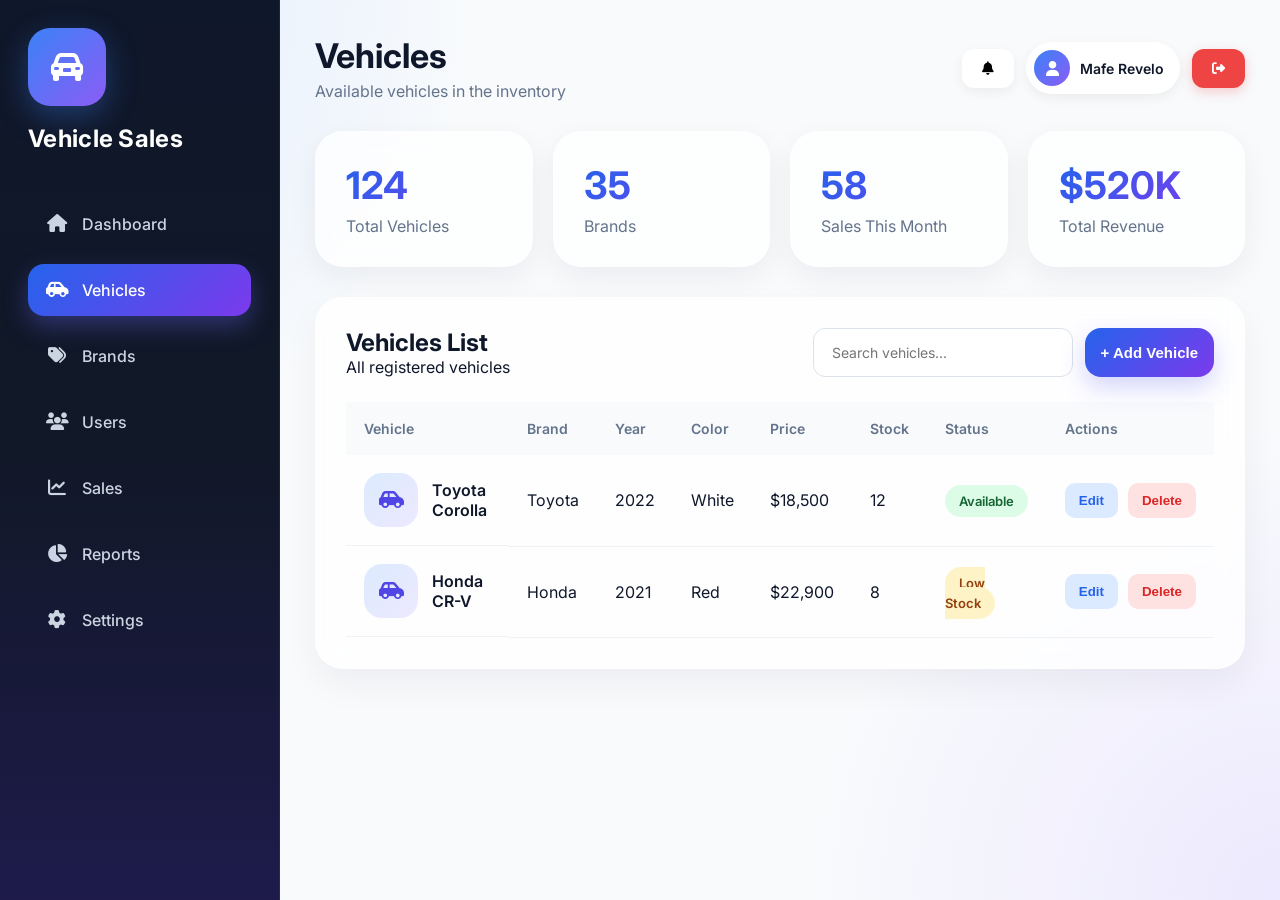
<file: frontend/vehicles.html>
<!DOCTYPE html>
<html lang="en">
<head>
<meta charset="UTF-8">
<meta name="viewport" content="width=device-width, initial-scale=1.0">
<title>Vehicles</title>
<link rel="stylesheet" href="css/styles.css">
<link rel="preconnect" href="https://fonts.googleapis.com">
<link href="https://fonts.googleapis.com/css2?family=Inter:wght@300;400;500;600;700&display=swap" rel="stylesheet">
<link rel="stylesheet" href="https://cdnjs.cloudflare.com/ajax/libs/font-awesome/6.5.1/css/all.min.css"/>
</head>
<body>

<div class="dashboard-layout">

  <aside class="sidebar">
    <div class="sidebar-top">
        <div class="logo-box"><i class="fa-solid fa-car-rear"></i></div>
        <h2>Vehicle Sales</h2>
    </div>
    <nav class="sidebar-menu">
        <a class="menu-item" href="dashboard.html">
        <i class="fa-solid fa-house"></i><span>Dashboard</span>
        </a>
        <a class="menu-item active" href="vehicles.html">
        <i class="fa-solid fa-car-side"></i><span>Vehicles</span>
        </a>
        <a class="menu-item" href="brands.html">
        <i class="fa-solid fa-tags"></i><span>Brands</span>
        </a>
        <a class="menu-item" href="users.html">
        <i class="fa-solid fa-users"></i><span>Users</span>
        </a>
        <a class="menu-item" href="sales.html">
        <i class="fa-solid fa-chart-line"></i><span>Sales</span>
        </a>
        <a class="menu-item" href="reports.html">
        <i class="fa-solid fa-chart-pie"></i><span>Reports</span>
        </a>
        <a class="menu-item" href="settings.html">
        <i class="fa-solid fa-gear"></i><span>Settings</span>
        </a>
    </nav>
    </aside>

  <main class="main-area">

    <div class="topbar">
        <div>
            <h1>Vehicles</h1>
            <p>Available vehicles in the inventory</p>
        </div>
        <div class="topbar-actions">
            <button class="secondary-btn"><i class="fa-solid fa-bell"></i></button>
            <div class="user-profile" onclick="window.location.href='settings.html'">
            <div class="user-avatar"><i class="fa-solid fa-user"></i></div>
            <div class="user-info">
                <span class="user-name">Mafe Revelo</span>
            </div>
            </div>
            <button class="danger-btn" onclick="logout()"><i class="fa-solid fa-right-from-bracket"></i></button>
        </div>
    </div>

    <div class="stats-grid">
      <div class="stat-card">
        <h3>124</h3>
        <p>Total Vehicles</p>
      </div>
      <div class="stat-card">
        <h3>35</h3>
        <p>Brands</p>
      </div>
      <div class="stat-card">
        <h3>58</h3>
        <p>Sales This Month</p>
      </div>
      <div class="stat-card">
        <h3>$520K</h3>
        <p>Total Revenue</p>
      </div>
    </div>

    <div class="table-card">
      <div class="table-header">
        <div>
          <h2>Vehicles List</h2>
          <p>All registered vehicles</p>
        </div>
        <div class="table-actions">
          <input class="search-input" type="text" placeholder="Search vehicles...">
          <button class="primary-btn">+ Add Vehicle</button>
        </div>
      </div>

      <div class="table-wrapper">
        <table>
          <thead>
            <tr>
              <th>Vehicle</th>
              <th>Brand</th>
              <th>Year</th>
              <th>Color</th>
              <th>Price</th>
              <th>Stock</th>
              <th>Status</th>
              <th>Actions</th>
            </tr>
          </thead>
          <tbody>
            <tr>
              <td class="vehicle-cell">
                <div class="vehicle-avatar">
                  <i class="fa-solid fa-car-side"></i>
                </div>
                Toyota Corolla
              </td>
              <td>Toyota</td>
              <td>2022</td>
              <td>White</td>
              <td>$18,500</td>
              <td>12</td>
              <td><span class="badge success">Available</span></td>
              <td>
                <div class="action-buttons">
                  <button class="edit-btn">Edit</button>
                  <button class="delete-btn">Delete</button>
                </div>
              </td>
            </tr>
            <tr>
              <td class="vehicle-cell">
                <div class="vehicle-avatar">
                  <i class="fa-solid fa-car-side"></i>
                </div>
                Honda CR-V
              </td>
              <td>Honda</td>
              <td>2021</td>
              <td>Red</td>
              <td>$22,900</td>
              <td>8</td>
              <td><span class="badge warning">Low Stock</span></td>
              <td>
                <div class="action-buttons">
                  <button class="edit-btn">Edit</button>
                  <button class="delete-btn">Delete</button>
                </div>
              </td>
            </tr>
          </tbody>
        </table>
      </div>
    </div>

  </main>
</div>

<script src="js/main.js"></script>
</body>
</html>
</file>
<file: frontend/css/styles.css>
*{margin:0;padding:0;box-sizing:border-box}

body{
    font-family:'Inter',sans-serif;
    background:radial-gradient(circle at top left,#dbeafe,transparent 30%),radial-gradient(circle at bottom right,#ede9fe,transparent 30%),#f8fafc;
    color:#0f172a;
}

/* AUTH */
.auth-body{min-height:100vh;background:#0f172a}

.auth-container{display:grid;grid-template-columns:1fr 1fr;min-height:100vh}

.auth-left{
    position:relative;
    background:linear-gradient(rgba(0,0,0,.6),rgba(0,0,0,.6)),linear-gradient(135deg,#2563eb,#7c3aed);
    display:flex;justify-content:center;align-items:center;padding:60px;
}

.brand-content{color:white;z-index:2;max-width:500px}
.brand-content h1{font-size:52px;margin-bottom:20px;line-height:1.1}
.brand-content p{font-size:18px;opacity:.9;line-height:1.7}
.feature-list{margin-top:40px;display:flex;flex-direction:column;gap:14px}
.feature-list div{display:flex;align-items:center;gap:10px}
.feature-list i{color:#60a5fa}

.brand-logo{
    width:90px;height:90px;background:white;color:#2563eb;
    border-radius:20px;display:flex;justify-content:center;align-items:center;
    font-size:40px;margin-bottom:30px;
}

.auth-right{display:flex;justify-content:center;align-items:center;background:#f8fafc;padding:30px}

.auth-card{width:100%;max-width:450px;background:white;padding:45px;border-radius:24px;box-shadow:0 20px 50px rgba(0,0,0,.08)}

.auth-header{margin-bottom:35px}
.auth-header h2{font-size:34px;margin-bottom:10px}
.auth-header p{color:#64748b}

.input-group{margin-bottom:20px}
.input-group label{display:block;margin-bottom:8px;font-size:14px;font-weight:600}
.input-group input,.input-group select{
    width:100%;padding:15px;border:1px solid #dbe2ea;border-radius:14px;
    font-size:15px;font-family:'Inter',sans-serif;transition:.3s;background:white;
}
.input-group input:focus,.input-group select:focus{outline:none;border-color:#2563eb;box-shadow:0 0 0 4px rgba(37,99,235,.12)}

.auth-options{display:flex;justify-content:space-between;align-items:center;margin-bottom:25px;font-size:14px}
.auth-options a,.auth-footer a{color:#2563eb;text-decoration:none;font-weight:600}
.auth-footer{margin-top:25px;text-align:center;color:#64748b}

/* BUTTONS */
.primary-btn{
    width:100%;padding:16px;border:none;border-radius:16px;
    background:linear-gradient(135deg,#2563eb,#7c3aed);
    color:white;font-size:15px;font-weight:600;cursor:pointer;
    transition:.35s ease;box-shadow:0 10px 25px rgba(99,102,241,.28);
}
.primary-btn:hover{transform:translateY(-3px);box-shadow:0 18px 40px rgba(99,102,241,.35)}

.secondary-btn,.danger-btn{border:none;padding:12px 20px;border-radius:12px;cursor:pointer;font-weight:600;transition:.35s ease}
.secondary-btn{background:white;box-shadow:0 4px 12px rgba(0,0,0,.06)}
.secondary-btn:hover{transform:translateY(-2px);box-shadow:0 8px 20px rgba(0,0,0,.1)}
.danger-btn{background:#ef4444;color:white;box-shadow:0 4px 12px rgba(239,68,68,.25)}
.danger-btn:hover{transform:translateY(-2px);box-shadow:0 8px 20px rgba(239,68,68,.35)}

.edit-btn,.delete-btn{border:none;padding:10px 14px;border-radius:10px;cursor:pointer;font-weight:600;transition:.25s ease}
.edit-btn{background:#dbeafe;color:#2563eb}
.edit-btn:hover{background:#bfdbfe;transform:translateY(-1px)}
.delete-btn{background:#fee2e2;color:#dc2626}
.delete-btn:hover{background:#fecaca;transform:translateY(-1px)}

/* DASHBOARD */
.dashboard-layout{display:flex;min-height:100vh}

.sidebar{
    width:280px;padding:28px;position:fixed;top:0;bottom:0;left:0;color:white;
    background:linear-gradient(180deg,#0f172a,#111827,#1e1b4b);
    border-right:1px solid rgba(255,255,255,.06);backdrop-filter:blur(12px);
}

.sidebar-top{margin-bottom:45px}
.sidebar-top h2{font-size:24px;font-weight:700;letter-spacing:.3px}

.logo-box{
    width:78px;height:78px;border-radius:22px;font-size:32px;color:white;
    background:linear-gradient(135deg,#3b82f6,#8b5cf6);
    display:flex;align-items:center;justify-content:center;
    margin-bottom:18px;box-shadow:0 10px 30px rgba(59,130,246,.35);
}

.sidebar-menu{display:flex;flex-direction:column;gap:14px}

.menu-item{
    display:flex;align-items:center;gap:14px;padding:16px 18px;
    border-radius:16px;text-decoration:none;color:#cbd5e1;font-weight:500;transition:.35s ease;
}
.menu-item i{width:22px;font-size:18px;text-align:center;flex-shrink:0}
.menu-item:hover{background:rgba(255,255,255,.08);color:white;transform:translateX(4px)}
.menu-item.active{background:linear-gradient(135deg,#2563eb,#7c3aed);color:white;box-shadow:0 10px 25px rgba(99,102,241,.35)}

.main-area{flex:1;margin-left:280px;padding:35px}

.topbar{display:flex;justify-content:space-between;align-items:center;margin-bottom:30px}
.topbar h1{font-size:34px;margin-bottom:5px}
.topbar p{color:#64748b}
.topbar-actions{display:flex;gap:12px}

.stats-grid{display:grid;grid-template-columns:repeat(4,1fr);gap:20px;margin-bottom:30px}

.stat-card{
    background:rgba(255,255,255,.75);backdrop-filter:blur(14px);
    border:1px solid rgba(255,255,255,.4);border-radius:28px;padding:30px;
    box-shadow:0 10px 30px rgba(15,23,42,.06);transition:.35s;
}
.stat-card:hover{transform:translateY(-6px);box-shadow:0 20px 40px rgba(37,99,235,.12)}
.stat-card h3{
    font-size:38px;font-weight:700;margin-bottom:8px;
    background:linear-gradient(135deg,#2563eb,#7c3aed);
    -webkit-background-clip:text;-webkit-text-fill-color:transparent;background-clip:text;
}
.stat-card p{color:#64748b}

.table-card{
    background:rgba(255,255,255,.82);backdrop-filter:blur(12px);
    border-radius:28px;padding:30px;border:1px solid rgba(255,255,255,.5);
    box-shadow:0 15px 35px rgba(15,23,42,.05);
}
.table-header{display:flex;justify-content:space-between;align-items:center;margin-bottom:25px}
.table-actions{display:flex;gap:12px}
.table-actions .primary-btn{width:auto}

.search-input{
    padding:14px 18px;border-radius:12px;border:1px solid #dbe2ea;
    width:260px;font-family:'Inter',sans-serif;font-size:14px;transition:.3s;background:white;
}
.search-input:focus{outline:none;border-color:#2563eb;box-shadow:0 0 0 4px rgba(37,99,235,.12)}

table{width:100%;border-collapse:collapse}
thead{background:#f8fafc}
th{padding:18px;text-align:left;font-size:14px;color:#64748b;font-weight:600}
td{padding:18px;border-bottom:1px solid #eef2f7}
table tbody tr{transition:.25s}
table tbody tr:hover{background:#f8fafc}

.vehicle-cell{display:flex;align-items:center;gap:14px;font-weight:600}
.vehicle-avatar{
    width:54px;height:54px;border-radius:18px;font-size:20px;color:#4f46e5;flex-shrink:0;
    background:linear-gradient(135deg,#dbeafe,#ede9fe);
    display:flex;align-items:center;justify-content:center;
}

.action-buttons{display:flex;gap:10px}

.badge{padding:8px 14px;border-radius:30px;font-size:13px;font-weight:600}
.success{background:#dcfce7;color:#166534}
.warning{background:#fef3c7;color:#92400e}

.settings-grid{display:grid;grid-template-columns:1fr 1fr;gap:20px}

/* RESPONSIVE */
@media(max-width:1100px){
    .stats-grid{grid-template-columns:repeat(2,1fr)}
    .auth-container{grid-template-columns:1fr}
    .auth-left{display:none}
}

@media(max-width:768px){
    .sidebar{width:80px;padding:20px 12px}
    .sidebar-top h2,.menu-item span{display:none}
    .menu-item{justify-content:center;padding:16px}
    .menu-item i{width:auto;font-size:20px}
    .logo-box{width:48px;height:48px;font-size:20px;border-radius:14px}
    .main-area{margin-left:80px;padding:20px}
    .stats-grid{grid-template-columns:1fr}
    .table-header{flex-direction:column;gap:20px;align-items:flex-start}
    .search-input{width:100%}
    .settings-grid{grid-template-columns:1fr}
}

/* SHORTCUTS */
.shortcuts-grid{display:grid;grid-template-columns:repeat(3,1fr);gap:18px;margin-top:10px}
.shortcut-card{
    border-radius:24px;padding:24px;text-decoration:none;color:white;
    display:flex;flex-direction:column;gap:10px;transition:.35s;
    position:relative;overflow:hidden;
    background:linear-gradient(135deg,#3369df,#290f56);
    box-shadow:0 10px 30px rgba(99,102,241,.25);
}
.shortcut-card::before{content:'';position:absolute;top:-40px;right:-40px;width:140px;height:140px;border-radius:50%;background:rgba(255,255,255,.08)}
.shortcut-card::after{content:'';position:absolute;bottom:-30px;left:-20px;width:100px;height:100px;border-radius:50%;background:rgba(255,255,255,.05)}
.sc-top{display:flex;justify-content:space-between;align-items:flex-start;position:relative;z-index:1}
.sc-icon{width:48px;height:48px;border-radius:14px;background:rgba(255,255,255,.2);display:flex;align-items:center;justify-content:center;font-size:20px;backdrop-filter:blur(4px)}
.sc-arrow{opacity:.5;font-size:13px;margin-top:6px;transition:.35s}
.shortcut-card:hover{transform:translateY(-6px);box-shadow:0 24px 50px rgba(99,102,241,.35)}
.shortcut-card:hover .sc-arrow{opacity:1;transform:translateX(5px)}
.sc-title{font-size:17px;font-weight:700;position:relative;z-index:1}
.sc-desc{font-size:13px;opacity:.75;margin:0;position:relative;z-index:1}
.sc-footer{font-size:12px;font-weight:600;background:rgba(255,255,255,.18);padding:5px 14px;border-radius:20px;display:inline-block;margin-top:2px;position:relative;z-index:1;backdrop-filter:blur(4px)}

/* USER PROFILE TOPBAR */
.topbar-actions{display:flex;align-items:center;gap:12px}
.user-profile{display:flex;align-items:center;gap:10px;background:white;padding:8px 16px 8px 8px;border-radius:50px;cursor:pointer;box-shadow:0 4px 12px rgba(0,0,0,.06);transition:.3s}
.user-profile:hover{box-shadow:0 8px 20px rgba(0,0,0,.1);transform:translateY(-1px)}
.user-avatar{width:36px;height:36px;border-radius:50%;background:linear-gradient(135deg,#3b82f6,#8b5cf6);display:flex;align-items:center;justify-content:center;color:white;font-size:15px;flex-shrink:0}
.user-name{font-size:14px;font-weight:600;color:#0f172a;white-space:nowrap}

@media(max-width:1100px){.shortcuts-grid{grid-template-columns:repeat(2,1fr)}}
@media(max-width:768px){.shortcuts-grid{grid-template-columns:1fr}.profile-header{flex-direction:column;text-align:center}}

/* PROFILE */
.profile-header{display:flex;align-items:center;gap:24px;padding-bottom:24px;border-bottom:1px solid #eef2f7}
.profile-avatar-wrap{position:relative;flex-shrink:0}
.profile-avatar-big{width:100px;height:100px;border-radius:28px;background:linear-gradient(135deg,#3b82f6,#8b5cf6);display:flex;align-items:center;justify-content:center;color:white;font-size:40px;overflow:hidden}
.profile-avatar-big img{width:100%;height:100%;object-fit:cover}
.avatar-upload-btn{position:absolute;bottom:-6px;right:-6px;width:32px;height:32px;border-radius:10px;background:linear-gradient(135deg,#2563eb,#7c3aed);display:flex;align-items:center;justify-content:center;color:white;font-size:13px;cursor:pointer;box-shadow:0 4px 10px rgba(99,102,241,.4)}

/* INPUT WITH ICON */
.input-icon-wrap{position:relative}
.input-icon-wrap input{width:100%;padding:15px 45px 15px 15px;border:1px solid #dbe2ea;border-radius:14px;font-size:15px;font-family:'Inter',sans-serif;transition:.3s;background:white}
.input-icon-wrap input:focus{outline:none;border-color:#2563eb;box-shadow:0 0 0 4px rgba(37,99,235,.12)}
.toggle-pass{position:absolute;right:15px;top:50%;transform:translateY(-50%);color:#94a3b8;cursor:pointer;transition:.2s}
.toggle-pass:hover{color:#2563eb}

/* TABS */
.tabs{display:flex;gap:10px;margin-bottom:20px}
.tab-btn{padding:12px 22px;border:none;border-radius:14px;font-family:'Inter',sans-serif;font-size:14px;font-weight:600;cursor:pointer;background:white;color:#64748b;transition:.3s;box-shadow:0 2px 8px rgba(0,0,0,.05)}
.tab-btn.active{background:linear-gradient(135deg,#2563eb,#7c3aed);color:white;box-shadow:0 8px 20px rgba(99,102,241,.3)}
.tab-btn i{margin-right:8px}
.input-group label i{margin-right:6px;color:#94a3b8}

@media(max-width:1100px){.shortcuts-grid{grid-template-columns:repeat(2,1fr)}}
@media(max-width:768px){.shortcuts-grid{grid-template-columns:1fr}.profile-header{flex-direction:column;text-align:center}}
</file>
